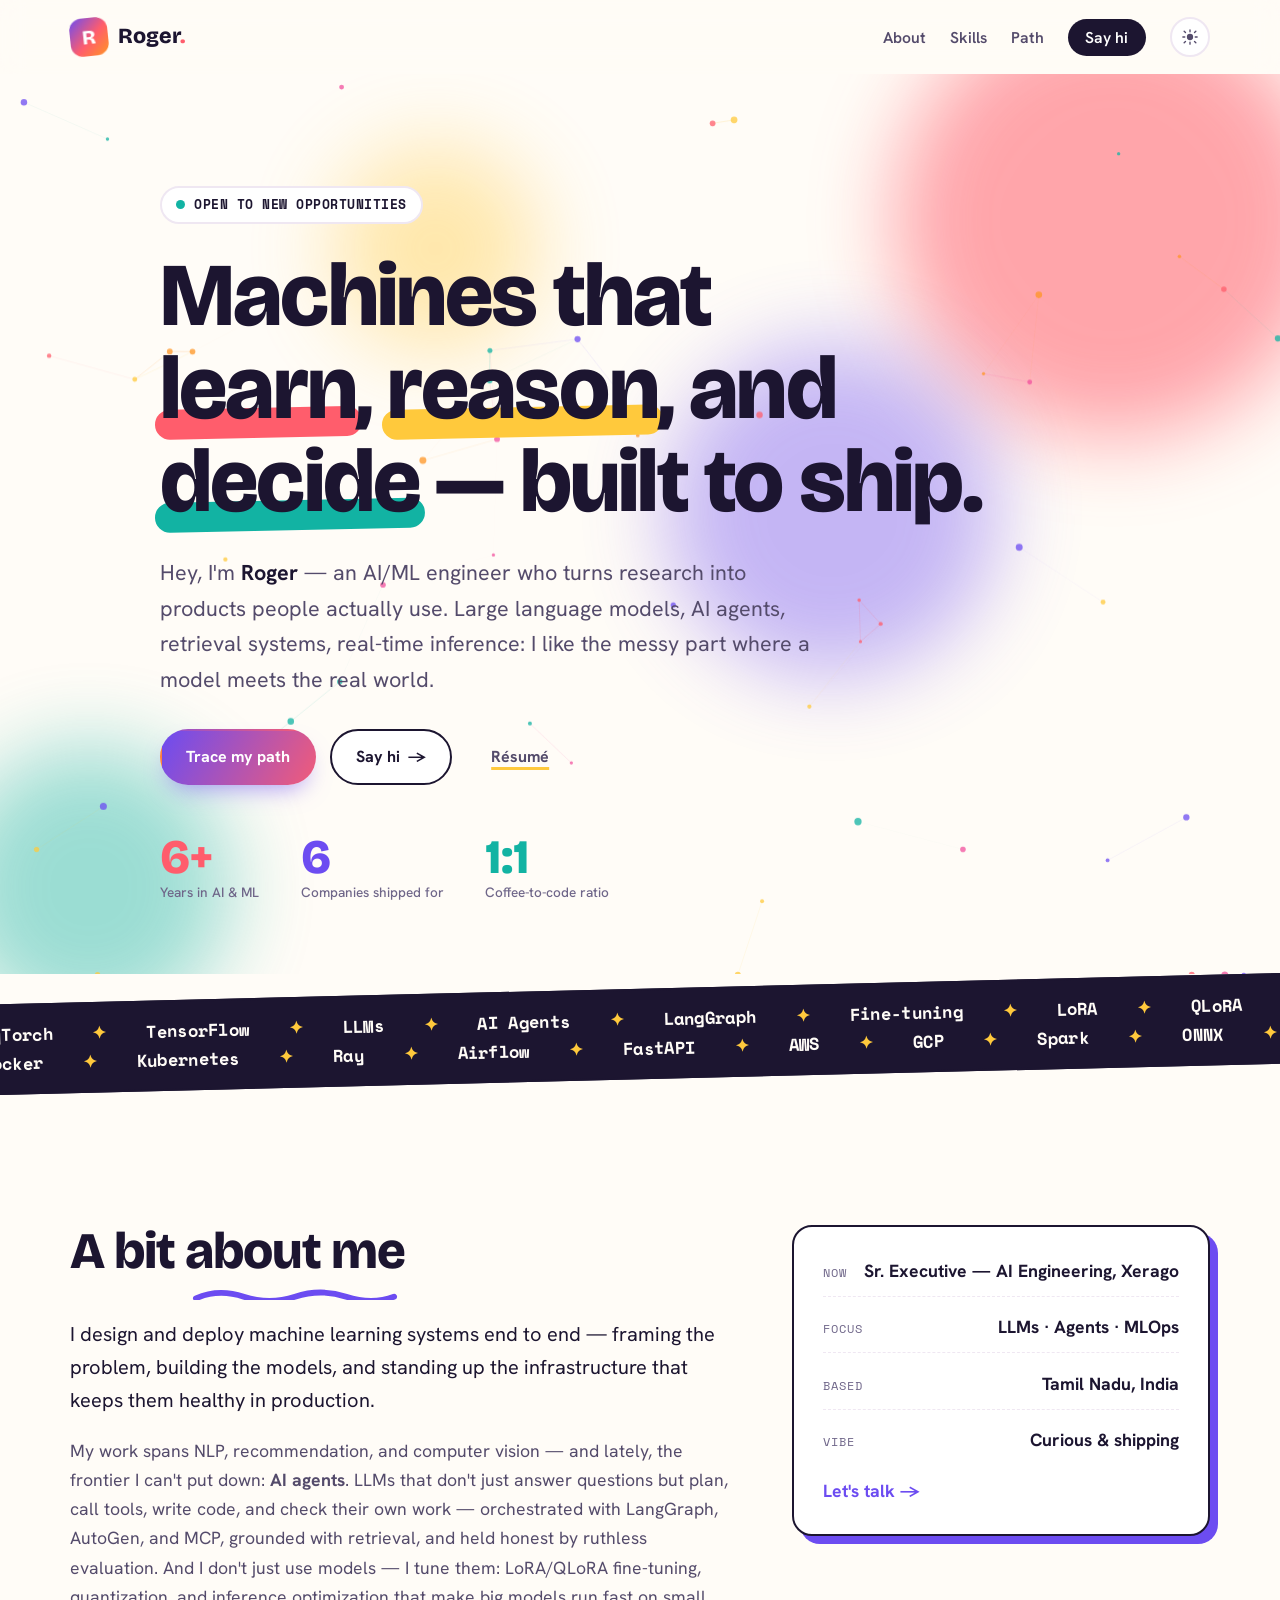
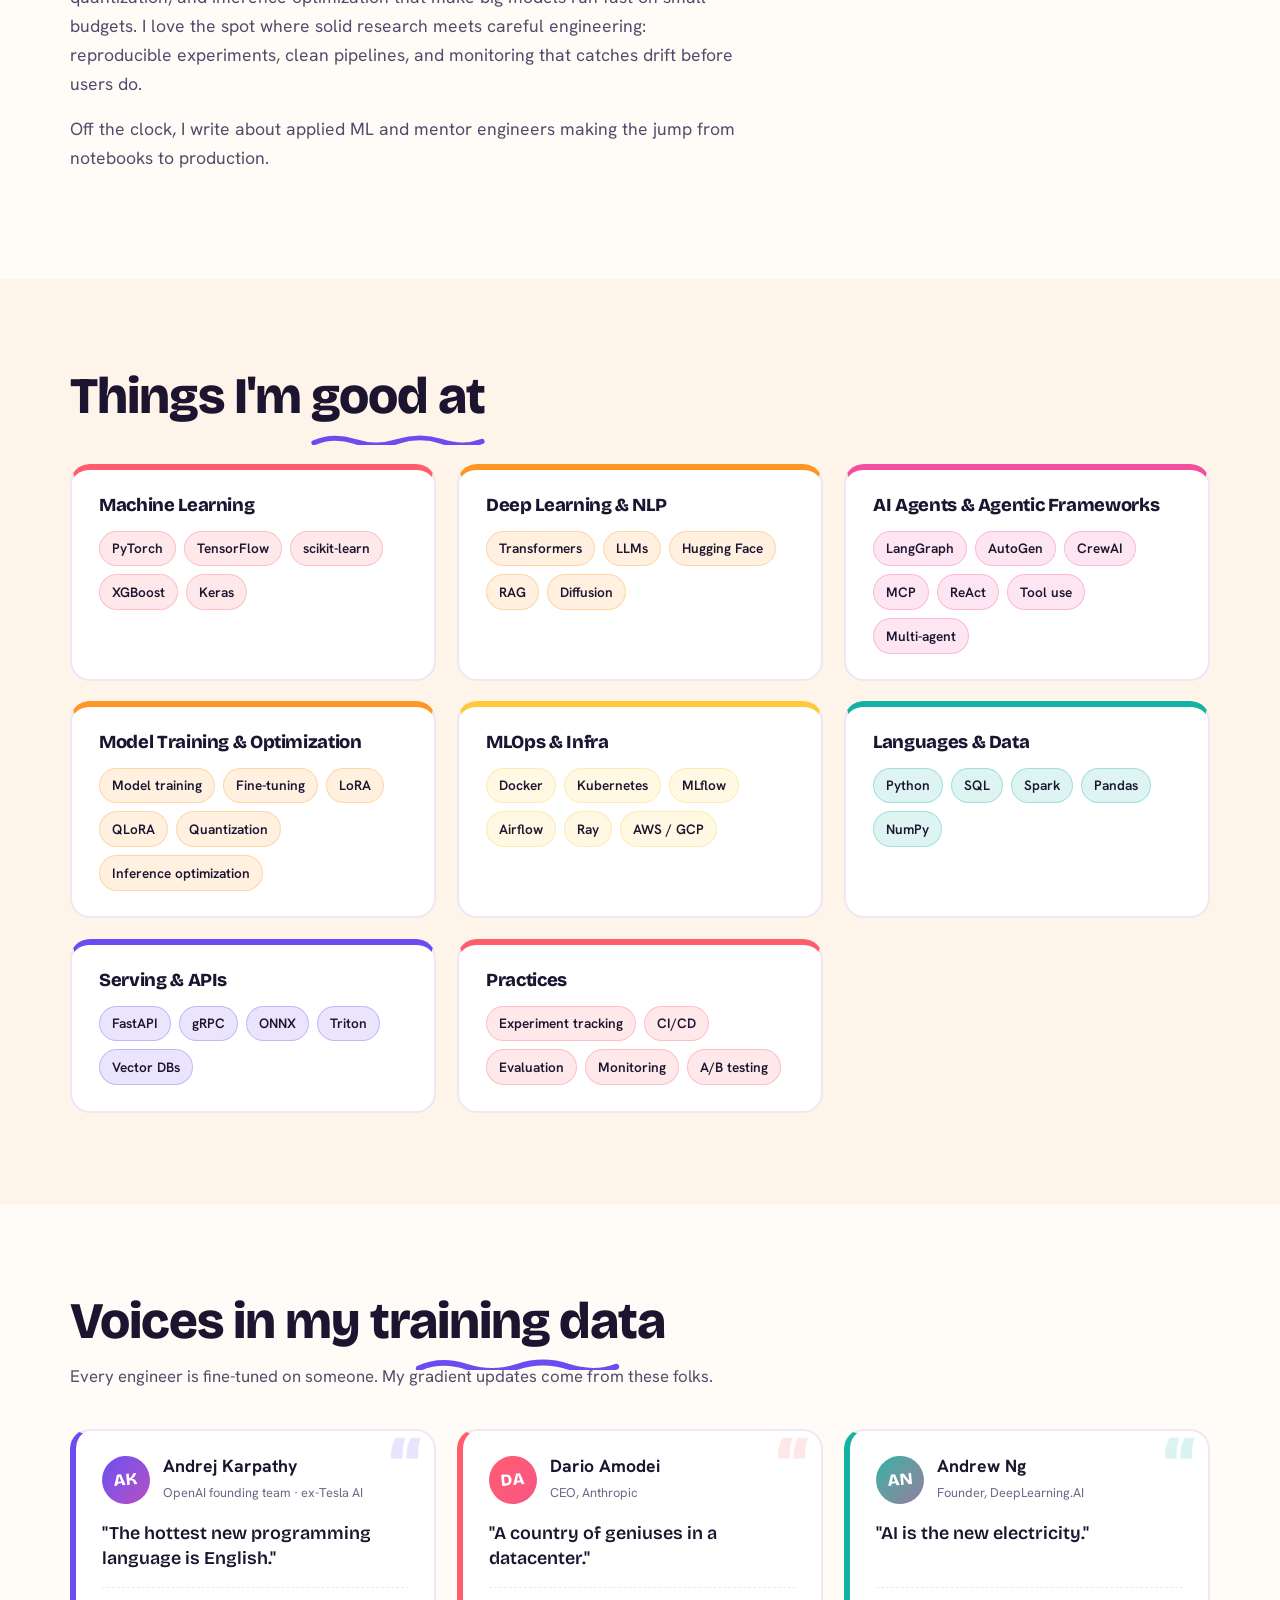
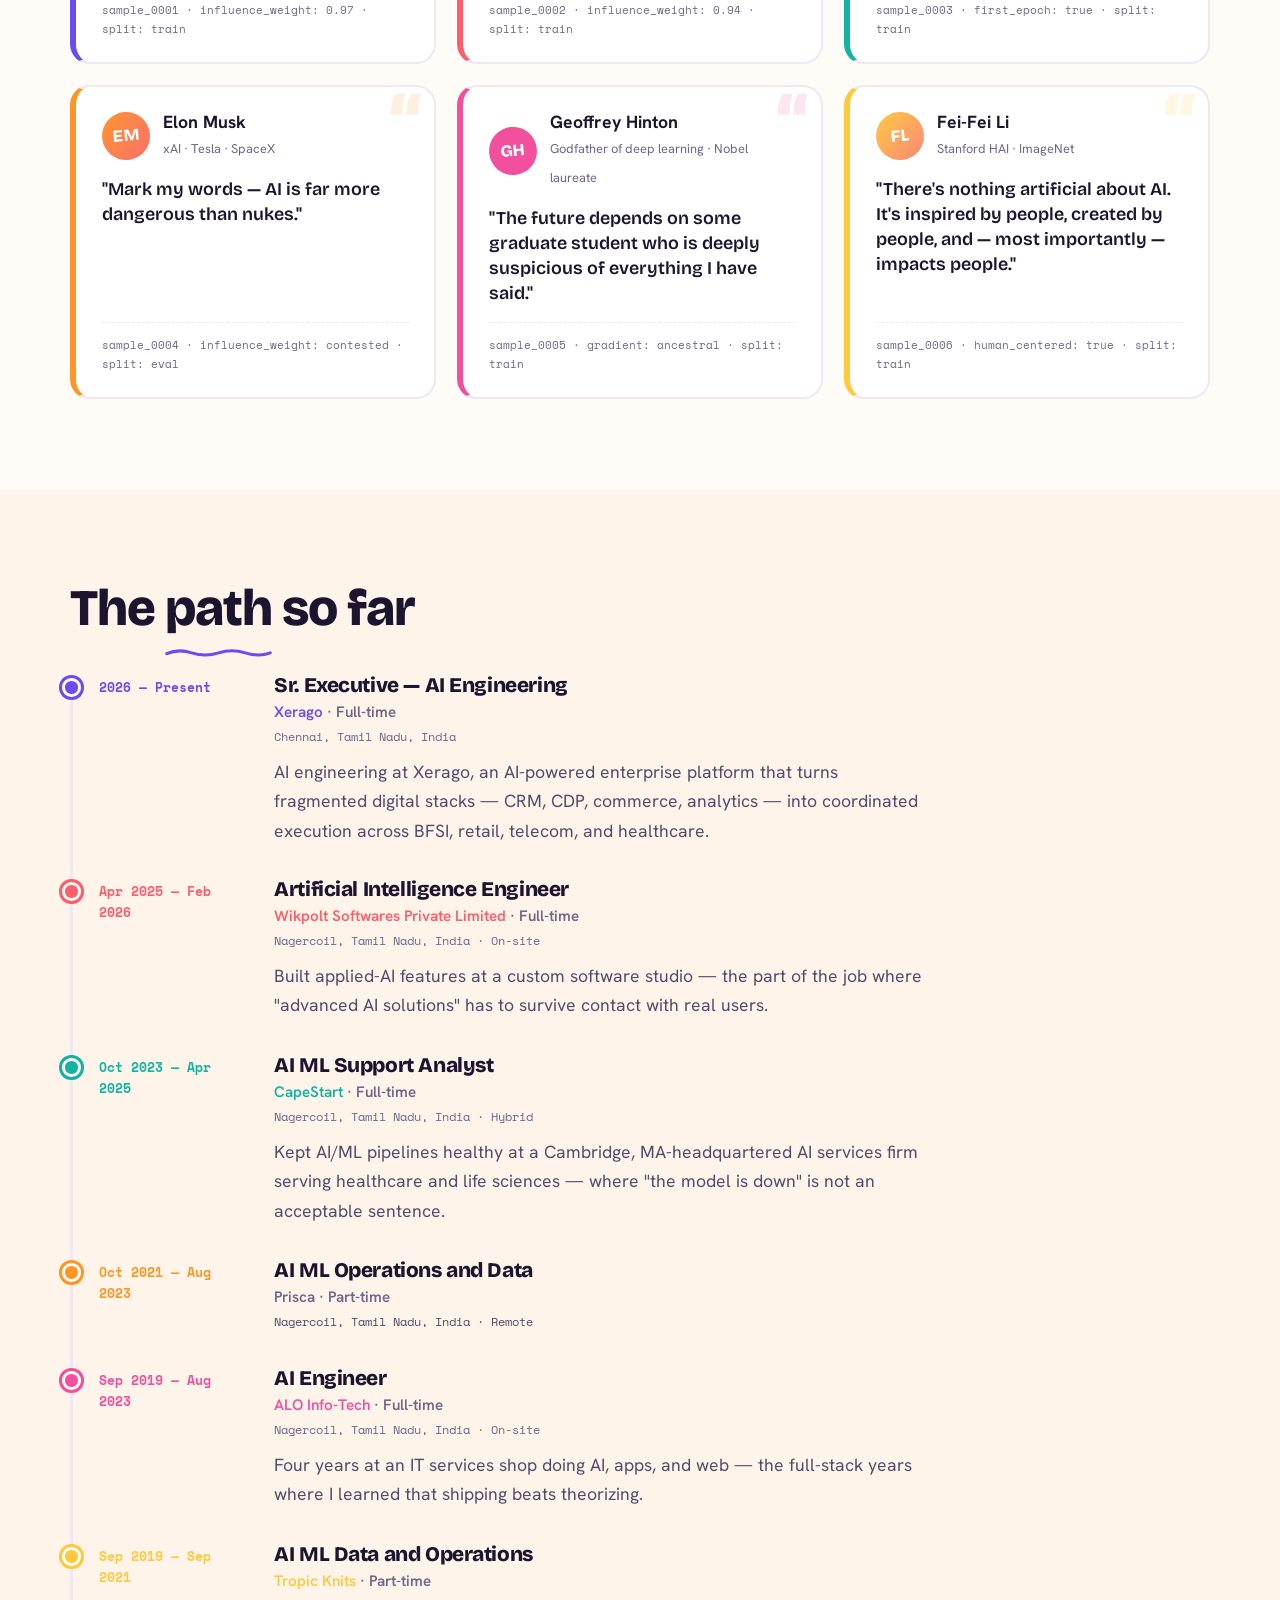
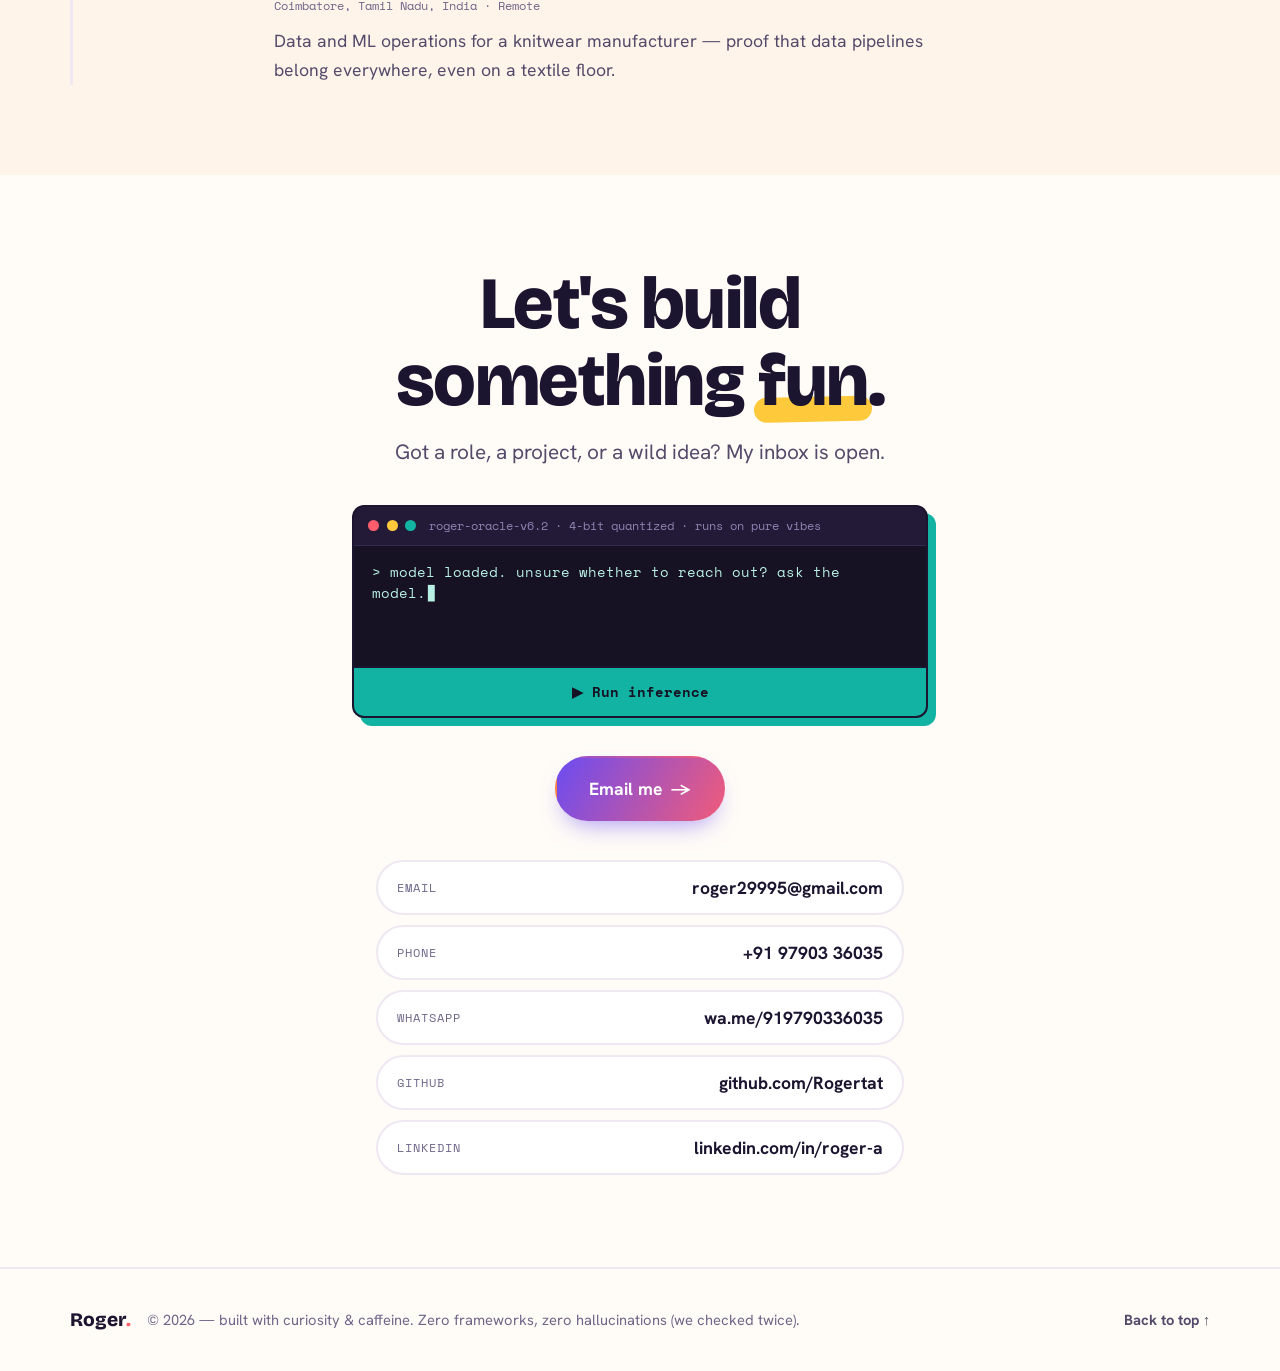
<file: index.html>
<!--
  Roger — AI/ML Engineer · Personal Portfolio  (Spectrum edition)
  ------------------------------------------------------------------
  Expressive, colorful, motion-forward. Single HTML file + styles.css + script.js.
  Everything you'll want to personalize is marked with  EDIT:  comments.
  See README.md for a customization checklist and deploy instructions.
-->
<!DOCTYPE html>
<html lang="en">
<head>
<meta charset="utf-8" />
<meta name="viewport" content="width=device-width, initial-scale=1" />
<title>Roger — AI/ML Engineer</title>
<meta name="description" content="Roger is an AI/ML Engineer building intelligent systems that learn, reason, and decide — from research notebooks to production." />
<meta name="author" content="Roger" />
<meta name="color-scheme" content="light dark" />

<!-- Open Graph / social preview (LinkedIn, WhatsApp, X pull these) -->
<meta property="og:type" content="website" />
<meta property="og:url" content="https://rogertat.github.io/VSCode/" />
<meta property="og:title" content="Roger — AI/ML Engineer" />
<meta property="og:description" content="AI/ML Engineer building intelligent systems that learn, reason, and decide." />
<meta property="og:image" content="https://rogertat.github.io/VSCode/assets/og-image.png" />
<meta name="twitter:card" content="summary_large_image" />
<meta name="twitter:image" content="https://rogertat.github.io/VSCode/assets/og-image.png" />

<link rel="icon" href="assets/favicon.svg" type="image/svg+xml" />
<link rel="stylesheet" href="styles.css" />

<!-- Fonts: expressive display (Bricolage Grotesque) + friendly body (Hanken Grotesk)
     + technical mono (Space Mono). Degrades to system fonts offline. -->
<link rel="preconnect" href="https://fonts.googleapis.com" />
<link rel="preconnect" href="https://fonts.gstatic.com" crossorigin />
<link href="https://fonts.googleapis.com/css2?family=Bricolage+Grotesque:opsz,wght@12..96,600;12..96,700;12..96,800&family=Hanken+Grotesk:wght@400;500;600;700&family=Space+Mono:wght@400;700&display=swap" rel="stylesheet" />

<script>
  (function () {
    var d = document.documentElement;
    d.classList.add("js");
    window.addEventListener("load", function () {
      setTimeout(function () { if (!window.__revealReady) d.classList.add("reveal-off"); }, 800);
    });
    try {
      var saved = localStorage.getItem("theme");
      var prefersDark = window.matchMedia("(prefers-color-scheme: dark)").matches;
      d.setAttribute("data-theme", saved || (prefersDark ? "dark" : "light"));
    } catch (e) { d.setAttribute("data-theme", "light"); }
  })();
</script>
</head>
<body>

<a class="skip-link" href="#main">Skip to content</a>

<!-- ============================= HEADER / NAV ============================= -->
<header class="site-header" id="top">
  <div class="wrap header-inner">
    <a class="brand" href="#top" aria-label="Roger — home">
      <span class="brand-mark" aria-hidden="true">R</span>
      <span class="brand-name">Roger<span class="brand-dot">.</span></span>
    </a>

    <nav class="nav" aria-label="Primary">
      <button class="nav-toggle" aria-expanded="false" aria-controls="nav-menu" aria-label="Open menu">
        <span class="nav-toggle-bar"></span>
      </button>
      <ul class="nav-menu" id="nav-menu">
        <li><a href="#about">About</a></li>
        <li><a href="#skills">Skills</a></li>
        <li><a href="#experience">Path</a></li>
        <li><a class="nav-cta" href="#contact">Say hi</a></li>
        <li>
          <button class="theme-toggle" type="button" aria-label="Toggle dark mode" title="Toggle theme">
            <svg class="icon-sun" width="18" height="18" viewBox="0 0 24 24" fill="none" aria-hidden="true"><circle cx="12" cy="12" r="4.2" fill="currentColor"/><g stroke="currentColor" stroke-width="1.8" stroke-linecap="round"><path d="M12 2.5v2.5M12 19v2.5M4.2 4.2l1.8 1.8M18 18l1.8 1.8M2.5 12H5M19 12h2.5M4.2 19.8 6 18M18 6l1.8-1.8"/></g></svg>
            <svg class="icon-moon" width="18" height="18" viewBox="0 0 24 24" fill="none" aria-hidden="true"><path d="M20 14.5A8 8 0 0 1 9.5 4a8 8 0 1 0 10.5 10.5Z" fill="currentColor"/></svg>
          </button>
        </li>
      </ul>
    </nav>
  </div>
</header>

<main id="main">
  <!-- ============================= HERO ============================= -->
  <section class="hero" aria-labelledby="hero-title">
    <!-- drifting organic shapes -->
    <div class="blobs" aria-hidden="true">
      <span class="blob blob-1"></span>
      <span class="blob blob-2"></span>
      <span class="blob blob-3"></span>
      <span class="blob blob-4"></span>
    </div>
    <!-- live neural net: neurons drift, link, chase your cursor; click to fire -->
    <canvas class="neural" aria-hidden="true"></canvas>

    <div class="wrap hero-inner">
      <p class="status reveal"><span class="status-dot" aria-hidden="true"></span> Open to new opportunities</p>
      <!-- EDIT: your headline. The <span class="hl"> words get the highlighter marker. -->
      <h1 class="hero-title reveal" id="hero-title">
        Machines that
        <span class="hl hl-1">learn</span>,
        <span class="hl hl-2">reason</span>,
        and <span class="hl hl-3">decide</span> —
        built to ship.
      </h1>
      <!-- EDIT: a two-sentence intro in your own voice -->
      <p class="hero-lead reveal">
        Hey, I'm <strong>Roger</strong> — an AI/ML engineer who turns research into products
        people actually use. Large language models, AI agents, retrieval systems, real-time
        inference: I like the messy part where a model meets the real world.
      </p>
      <div class="hero-actions reveal">
        <a class="btn btn-primary" href="#experience">Trace my path</a>
        <a class="btn btn-outline" href="#contact">Say hi <span aria-hidden="true">&rarr;</span></a>
        <button class="btn btn-text" type="button" data-print>Résumé</button>
      </div>

      <dl class="stats reveal" aria-label="At a glance">
        <div><dt>Years in AI &amp; ML</dt><dd class="num num-1">6+</dd></div>
        <div><dt>Companies shipped for</dt><dd class="num num-2">6</dd></div>
        <div><dt>Coffee-to-code ratio</dt><dd class="num num-3">1:1</dd></div>
      </dl>
    </div>
  </section>

  <!-- ============================= SKILLS MARQUEE ============================= -->
  <section class="marquee-wrap" aria-hidden="true">
    <div class="marquee">
      <div class="marquee-track">
        <span>PyTorch</span><span>TensorFlow</span><span>LLMs</span><span>AI Agents</span><span>LangGraph</span><span>Fine-tuning</span><span>LoRA</span><span>QLoRA</span><span>Quantization</span><span>Transformers</span><span>RAG</span><span>MCP</span><span>Hugging Face</span><span>AutoGen</span><span>Vector DBs</span><span>MLflow</span>
        <span>PyTorch</span><span>TensorFlow</span><span>LLMs</span><span>AI Agents</span><span>LangGraph</span><span>Fine-tuning</span><span>LoRA</span><span>QLoRA</span><span>Quantization</span><span>Transformers</span><span>RAG</span><span>MCP</span><span>Hugging Face</span><span>AutoGen</span><span>Vector DBs</span><span>MLflow</span>
      </div>
    </div>
    <div class="marquee marquee-reverse">
      <div class="marquee-track">
        <span>Docker</span><span>Kubernetes</span><span>Ray</span><span>Airflow</span><span>FastAPI</span><span>AWS</span><span>GCP</span><span>Spark</span><span>ONNX</span><span>Triton</span><span>Weights &amp; Biases</span>
        <span>Docker</span><span>Kubernetes</span><span>Ray</span><span>Airflow</span><span>FastAPI</span><span>AWS</span><span>GCP</span><span>Spark</span><span>ONNX</span><span>Triton</span><span>Weights &amp; Biases</span>
      </div>
    </div>
  </section>

  <!-- ============================= ABOUT ============================= -->
  <section class="section" id="about" aria-labelledby="about-title">
    <div class="wrap about-grid">
      <div class="about-body reveal">
        <h2 class="section-title" id="about-title">A bit <span class="squiggle">about me</span></h2>
        <!-- EDIT: two or three short paragraphs in your own voice -->
        <p class="lead">
          I design and deploy machine learning systems end to end — framing the problem,
          building the models, and standing up the infrastructure that keeps them healthy
          in production.
        </p>
        <p>
          My work spans NLP, recommendation, and computer vision — and lately, the frontier
          I can't put down: <strong>AI agents</strong>. LLMs that don't just answer questions
          but plan, call tools, write code, and check their own work — orchestrated with
          LangGraph, AutoGen, and MCP, grounded with retrieval, and held honest by ruthless
          evaluation. And I don't just use models — I tune them: LoRA/QLoRA fine-tuning,
          quantization, and inference optimization that make big models run fast on
          small budgets. I love the spot where solid research meets careful engineering:
          reproducible experiments, clean pipelines, and monitoring that catches drift
          before users do.
        </p>
        <p>
          Off the clock, I write about applied ML and mentor engineers making the jump from
          notebooks to production.
        </p>
      </div>
      <aside class="about-card reveal" aria-label="Quick facts">
        <ul class="facts">
          <li><span class="facts-k">Now</span><span class="facts-v">Sr. Executive — AI Engineering, Xerago</span></li>
          <li><span class="facts-k">Focus</span><span class="facts-v">LLMs · Agents · MLOps</span></li>
          <li><span class="facts-k">Based</span><span class="facts-v">Tamil Nadu, India</span></li>
          <li><span class="facts-k">Vibe</span><span class="facts-v">Curious &amp; shipping</span></li><!-- EDIT -->
        </ul>
        <a class="about-card-link" href="#contact">Let's talk <span aria-hidden="true">&rarr;</span></a>
      </aside>
    </div>
  </section>

  <!-- ============================= SKILLS ============================= -->
  <section class="section section-tint" id="skills" aria-labelledby="skills-title">
    <div class="wrap">
      <h2 class="section-title reveal">Things I'm <span class="squiggle">good at</span></h2>
      <!-- EDIT: adjust groups + tags to match your stack -->
      <div class="skills-grid">
        <article class="skill-card reveal" data-icon="🧠" style="--accent: var(--c1)">
          <h3>Machine Learning</h3>
          <ul class="chips"><li>PyTorch</li><li>TensorFlow</li><li>scikit-learn</li><li>XGBoost</li><li>Keras</li></ul>
        </article>
        <article class="skill-card reveal" data-icon="💬" style="--accent: var(--c2)">
          <h3>Deep Learning &amp; NLP</h3>
          <ul class="chips"><li>Transformers</li><li>LLMs</li><li>Hugging Face</li><li>RAG</li><li>Diffusion</li></ul>
        </article>
        <article class="skill-card reveal" data-icon="🤖" style="--accent: var(--c6)">
          <h3>AI Agents &amp; Agentic Frameworks</h3>
          <ul class="chips"><li>LangGraph</li><li>AutoGen</li><li>CrewAI</li><li>MCP</li><li>ReAct</li><li>Tool use</li><li>Multi-agent</li></ul>
        </article>
        <article class="skill-card reveal" data-icon="⚡" style="--accent: var(--c2)">
          <h3>Model Training &amp; Optimization</h3>
          <ul class="chips"><li>Model training</li><li>Fine-tuning</li><li>LoRA</li><li>QLoRA</li><li>Quantization</li><li>Inference optimization</li></ul>
        </article>
        <article class="skill-card reveal" data-icon="⚙️" style="--accent: var(--c3)">
          <h3>MLOps &amp; Infra</h3>
          <ul class="chips"><li>Docker</li><li>Kubernetes</li><li>MLflow</li><li>Airflow</li><li>Ray</li><li>AWS / GCP</li></ul>
        </article>
        <article class="skill-card reveal" data-icon="📊" style="--accent: var(--c4)">
          <h3>Languages &amp; Data</h3>
          <ul class="chips"><li>Python</li><li>SQL</li><li>Spark</li><li>Pandas</li><li>NumPy</li></ul>
        </article>
        <article class="skill-card reveal" data-icon="🚀" style="--accent: var(--c5)">
          <h3>Serving &amp; APIs</h3>
          <ul class="chips"><li>FastAPI</li><li>gRPC</li><li>ONNX</li><li>Triton</li><li>Vector DBs</li></ul>
        </article>
        <article class="skill-card reveal" data-icon="🧪" style="--accent: var(--c1)">
          <h3>Practices</h3>
          <ul class="chips"><li>Experiment tracking</li><li>CI/CD</li><li>Evaluation</li><li>Monitoring</li><li>A/B testing</li></ul>
        </article>
      </div>
    </div>
  </section>

  <!-- ============================= VOICES ============================= -->
  <section class="section" id="voices" aria-labelledby="voices-title">
    <div class="wrap">
      <h2 class="section-title reveal" id="voices-title">Voices in my <span class="squiggle">training data</span></h2>
      <p class="voices-sub reveal">Every engineer is fine-tuned on someone. My gradient updates come from these folks.</p>
      <div class="voices-grid">
        <figure class="voice-card reveal" style="--accent: var(--c5)">
          <figcaption class="voice-head">
            <span class="voice-avatar" aria-hidden="true">AK</span>
            <span><strong>Andrej Karpathy</strong><em>OpenAI founding team · ex-Tesla AI</em></span>
          </figcaption>
          <blockquote>"The hottest new programming language is English."</blockquote>
          <code class="voice-meta">sample_0001 · influence_weight: 0.97 · split: train</code>
        </figure>

        <figure class="voice-card reveal" style="--accent: var(--c1)">
          <figcaption class="voice-head">
            <span class="voice-avatar" aria-hidden="true">DA</span>
            <span><strong>Dario Amodei</strong><em>CEO, Anthropic</em></span>
          </figcaption>
          <blockquote>"A country of geniuses in a datacenter."</blockquote>
          <code class="voice-meta">sample_0002 · influence_weight: 0.94 · split: train</code>
        </figure>

        <figure class="voice-card reveal" style="--accent: var(--c4)">
          <figcaption class="voice-head">
            <span class="voice-avatar" aria-hidden="true">AN</span>
            <span><strong>Andrew Ng</strong><em>Founder, DeepLearning.AI</em></span>
          </figcaption>
          <blockquote>"AI is the new electricity."</blockquote>
          <code class="voice-meta">sample_0003 · first_epoch: true · split: train</code>
        </figure>

        <figure class="voice-card reveal" style="--accent: var(--c2)">
          <figcaption class="voice-head">
            <span class="voice-avatar" aria-hidden="true">EM</span>
            <span><strong>Elon Musk</strong><em>xAI · Tesla · SpaceX</em></span>
          </figcaption>
          <blockquote>"Mark my words — AI is far more dangerous than nukes."</blockquote>
          <code class="voice-meta">sample_0004 · influence_weight: contested · split: eval</code>
        </figure>

        <figure class="voice-card reveal" style="--accent: var(--c6)">
          <figcaption class="voice-head">
            <span class="voice-avatar" aria-hidden="true">GH</span>
            <span><strong>Geoffrey Hinton</strong><em>Godfather of deep learning · Nobel laureate</em></span>
          </figcaption>
          <blockquote>"The future depends on some graduate student who is deeply suspicious of everything I have said."</blockquote>
          <code class="voice-meta">sample_0005 · gradient: ancestral · split: train</code>
        </figure>

        <figure class="voice-card reveal" style="--accent: var(--c3)">
          <figcaption class="voice-head">
            <span class="voice-avatar" aria-hidden="true">FL</span>
            <span><strong>Fei-Fei Li</strong><em>Stanford HAI · ImageNet</em></span>
          </figcaption>
          <blockquote>"There's nothing artificial about AI. It's inspired by people, created by people, and — most importantly — impacts people."</blockquote>
          <code class="voice-meta">sample_0006 · human_centered: true · split: train</code>
        </figure>
      </div>
    </div>
  </section>

  <!-- ============================= EXPERIENCE ============================= -->
  <section class="section section-tint" id="experience" aria-labelledby="experience-title">
    <div class="wrap">
      <h2 class="section-title reveal">The <span class="squiggle">path</span> so far</h2>
      <!-- EDIT: add a line or two under any role describing what you built/achieved -->
      <ol class="timeline">
        <li class="timeline-item reveal" style="--accent: var(--c5)">
          <span class="timeline-dot" aria-hidden="true"></span>
          <span class="timeline-date">2026 — Present</span>
          <div class="timeline-body">
            <h3>Sr. Executive — AI Engineering</h3>
            <p class="timeline-org"><a href="https://www.xerago.ai/" rel="noopener" target="_blank">Xerago</a> · Full-time</p>
            <p class="timeline-loc">Chennai, Tamil Nadu, India</p>
            <p>AI engineering at Xerago, an AI-powered enterprise platform that turns
               fragmented digital stacks — CRM, CDP, commerce, analytics — into
               coordinated execution across BFSI, retail, telecom, and healthcare.</p>
          </div>
        </li>
        <li class="timeline-item reveal" style="--accent: var(--c1)">
          <span class="timeline-dot" aria-hidden="true"></span>
          <span class="timeline-date">Apr 2025 — Feb 2026</span>
          <div class="timeline-body">
            <h3>Artificial Intelligence Engineer</h3>
            <p class="timeline-org"><a href="https://wikpoltsoftwares.com/" rel="noopener" target="_blank">Wikpolt Softwares Private Limited</a> · Full-time</p>
            <p class="timeline-loc">Nagercoil, Tamil Nadu, India · On-site</p>
            <p>Built applied-AI features at a custom software studio — the part of the job
               where "advanced AI solutions" has to survive contact with real users.</p>
          </div>
        </li>
        <li class="timeline-item reveal" style="--accent: var(--c4)">
          <span class="timeline-dot" aria-hidden="true"></span>
          <span class="timeline-date">Oct 2023 — Apr 2025</span>
          <div class="timeline-body">
            <h3>AI ML Support Analyst</h3>
            <p class="timeline-org"><a href="https://capestart.com/" rel="noopener" target="_blank">CapeStart</a> · Full-time</p>
            <p class="timeline-loc">Nagercoil, Tamil Nadu, India · Hybrid</p>
            <p>Kept AI/ML pipelines healthy at a Cambridge, MA-headquartered AI services firm
               serving healthcare and life sciences — where "the model is down" is not an
               acceptable sentence.</p>
          </div>
        </li>
        <li class="timeline-item reveal" style="--accent: var(--c2)">
          <span class="timeline-dot" aria-hidden="true"></span>
          <span class="timeline-date">Oct 2021 — Aug 2023</span>
          <div class="timeline-body">
            <h3>AI ML Operations and Data</h3>
            <p class="timeline-org">Prisca · Part-time</p>
            <p class="timeline-loc">Nagercoil, Tamil Nadu, India · Remote</p>
          </div>
        </li>
        <li class="timeline-item reveal" style="--accent: var(--c6)">
          <span class="timeline-dot" aria-hidden="true"></span>
          <span class="timeline-date">Sep 2019 — Aug 2023</span>
          <div class="timeline-body">
            <h3>AI Engineer</h3>
            <p class="timeline-org"><a href="https://aloinfotech.in/" rel="noopener" target="_blank">ALO Info-Tech</a> · Full-time</p>
            <p class="timeline-loc">Nagercoil, Tamil Nadu, India · On-site</p>
            <p>Four years at an IT services shop doing AI, apps, and web — the full-stack
               years where I learned that shipping beats theorizing.</p>
          </div>
        </li>
        <li class="timeline-item reveal" style="--accent: var(--c3)">
          <span class="timeline-dot" aria-hidden="true"></span>
          <span class="timeline-date">Sep 2019 — Sep 2021</span>
          <div class="timeline-body">
            <h3>AI ML Data and Operations</h3>
            <p class="timeline-org"><a href="http://www.tropicknitsindia.com/about.html" rel="noopener" target="_blank">Tropic Knits</a> · Part-time</p>
            <p class="timeline-loc">Coimbatore, Tamil Nadu, India · Remote</p>
            <p>Data and ML operations for a knitwear manufacturer — proof that data
               pipelines belong everywhere, even on a textile floor.</p>
          </div>
        </li>
      </ol>
    </div>
  </section>

  <!-- ============================= CONTACT ============================= -->
  <section class="section contact" id="contact" aria-labelledby="contact-title">
    <div class="wrap contact-inner reveal">
      <h2 class="contact-title" id="contact-title">Let's build<br />something <span class="hl hl-2">fun</span>.</h2>
      <p class="contact-lead">Got a role, a project, or a wild idea? My inbox is open.</p>

      <!-- A tiny, extremely serious inference engine. -->
      <div class="oracle" role="group" aria-label="Should you reach out? Ask the model (a joke widget)">
        <div class="oracle-bar" aria-hidden="true">
          <span class="dot d1"></span><span class="dot d2"></span><span class="dot d3"></span>
          <code>roger-oracle-v6.2 · 4-bit quantized · runs on pure vibes</code>
        </div>
        <div class="oracle-screen" data-oracle-screen aria-live="polite">
          <p class="oracle-line">&gt; model loaded. unsure whether to reach out? ask the model.</p>
        </div>
        <button class="oracle-run" type="button" data-oracle>▶ Run inference</button>
      </div>
      <a class="btn btn-primary btn-lg" href="mailto:roger29995@gmail.com">Email me <span aria-hidden="true">&rarr;</span></a>
      <!-- EDIT: your contact details. Values are shown as text so they're always
           readable/copyable, and linked for devices with a mail/phone/WhatsApp app. -->
      <ul class="contact-list" aria-label="Contact details">
        <li><span class="ck">Email</span><a href="mailto:roger29995@gmail.com">roger29995@gmail.com</a></li>
        <li><span class="ck">Phone</span><a href="tel:+919790336035">+91&nbsp;97903&nbsp;36035</a></li>
        <li><span class="ck">WhatsApp</span><a href="https://wa.me/919790336035" rel="noopener" target="_blank">wa.me/919790336035</a></li>
        <li><span class="ck">GitHub</span><a href="https://github.com/Rogertat" rel="me noopener" target="_blank">github.com/Rogertat</a></li>
        <li><span class="ck">LinkedIn</span><a href="https://www.linkedin.com/in/roger-a-741a86173/" rel="me noopener" target="_blank">linkedin.com/in/roger-a</a></li>
      </ul>
    </div>
  </section>
</main>

<!-- ============================= FOOTER ============================= -->
<footer class="site-footer">
  <div class="wrap footer-inner">
    <span class="brand-name">Roger<span class="brand-dot">.</span></span>
    <p>&copy; <span data-year>2026</span> — built with curiosity &amp; caffeine. Zero frameworks, zero hallucinations (we checked twice).</p>
    <a href="#top" class="to-top">Back to top <span aria-hidden="true">&uarr;</span></a>
  </div>
</footer>

<script src="script.js"></script>
</body>
</html>
</file>
<file: styles.css>
/* ==========================================================================
   Roger — AI/ML Engineer · Portfolio  (Spectrum edition)
   Expressive & colorful: Bricolage Grotesque display, a vibrant spectrum,
   drifting shapes, a highlighter headline, and a scrolling tech marquee.
   Tokens live in :root; dark theme overrides under [data-theme="dark"].
   ========================================================================== */

:root {
  /* Ground + ink (light) — neutrals biased warm/indigo, not pure grey */
  --bg:         #fffcf7;
  --bg-tint:    #fff4ea;
  --surface:    #ffffff;
  --ink:        #1c1530;
  --ink-soft:   #544b6b;
  --ink-faint:  #6f6689;
  --line:       #efe7f2;

  /* Vibrant spectrum — the whole point */
  --c1: #ff5d6c;  /* coral    */
  --c2: #ff9524;  /* tangerine*/
  --c3: #ffc93c;  /* sunshine */
  --c4: #12b3a3;  /* teal     */
  --c5: #6c4cf1;  /* violet   */
  --c6: #f2509e;  /* pink     */

  /* Fonts */
  --font-display: "Bricolage Grotesque", "Trebuchet MS", "Segoe UI", system-ui, sans-serif;
  --font-body:    "Hanken Grotesk", -apple-system, BlinkMacSystemFont, "Segoe UI", Roboto, Helvetica, Arial, sans-serif;
  --font-mono:    "Space Mono", ui-monospace, SFMono-Regular, Menlo, Consolas, monospace;

  --wrap: 1140px;
  --radius: 20px;
  --radius-sm: 12px;
  --shadow-sm: 0 2px 10px -4px rgba(28, 21, 48, 0.18);
  --shadow: 0 18px 40px -22px rgba(28, 21, 48, 0.35);
  --ease: cubic-bezier(0.34, 1.56, 0.64, 1);
  --t: 240ms cubic-bezier(0.22, 1, 0.36, 1);
}

[data-theme="dark"] {
  --bg:         #131020;
  --bg-tint:    #1a1530;
  --surface:    #1d1733;
  --ink:        #f3efff;
  --ink-soft:   #c1b8db;
  --ink-faint:  #948bb0;
  --line:       #2d2647;
  --shadow-sm:  0 2px 12px -4px rgba(0, 0, 0, 0.55);
  --shadow:     0 22px 48px -24px rgba(0, 0, 0, 0.7);
}

/* --------------------------------------------------------------------------
   Base
   -------------------------------------------------------------------------- */
*, *::before, *::after { box-sizing: border-box; }

html { scroll-behavior: smooth; overflow-x: clip; }
@media (prefers-reduced-motion: reduce) { html { scroll-behavior: auto; } }

body {
  margin: 0;
  background: var(--bg);
  color: var(--ink);
  font-family: var(--font-body);
  font-size: clamp(1rem, 0.95rem + 0.25vw, 1.1rem);
  line-height: 1.65;
  -webkit-font-smoothing: antialiased;
  overflow-x: clip;
  transition: background var(--t), color var(--t);
}

h1, h2, h3 {
  font-family: var(--font-display);
  font-weight: 800;
  line-height: 1.04;
  letter-spacing: -0.02em;
  margin: 0;
}

p { margin: 0 0 1rem; }
a { color: inherit; }

.wrap { width: min(var(--wrap), 100% - 2.5rem); margin-inline: auto; }

.reveal { will-change: opacity, transform; }
html.js .reveal {
  opacity: 0;
  transform: translateY(26px);
  transition: opacity 0.7s ease, transform 0.7s var(--ease);
}
html.js .reveal.is-visible { opacity: 1; transform: none; }
html.reveal-off .reveal { opacity: 1 !important; transform: none !important; }

.skip-link {
  position: absolute; left: -999px; top: 0.5rem; z-index: 200;
  background: var(--ink); color: var(--bg);
  padding: 0.6rem 1rem; border-radius: var(--radius-sm); text-decoration: none;
}
.skip-link:focus { left: 0.75rem; }

:focus-visible { outline: 3px solid var(--c5); outline-offset: 3px; border-radius: 6px; }

/* --------------------------------------------------------------------------
   Header / Nav
   -------------------------------------------------------------------------- */
.site-header { position: sticky; top: 0; z-index: 100; }
.site-header::before {
  content: ""; position: absolute; inset: 0; z-index: -1;
  background: var(--bg);
  background: color-mix(in srgb, var(--bg) 78%, transparent);
  -webkit-backdrop-filter: blur(12px); backdrop-filter: blur(12px);
  border-bottom: 1px solid transparent;
  transition: background var(--t);
}
.site-header.is-scrolled::before { border-bottom-color: var(--line); }

.header-inner { display: flex; align-items: center; justify-content: space-between; min-height: 74px; }

.brand { display: inline-flex; align-items: center; gap: 0.6rem; text-decoration: none; }
.brand-mark {
  display: grid; place-items: center; width: 38px; height: 38px;
  font-family: var(--font-display); font-weight: 800; font-size: 1.25rem; color: #fff;
  background: linear-gradient(135deg, var(--c5), var(--c1) 55%, var(--c2));
  border-radius: 12px; transform: rotate(-6deg);
  transition: transform var(--t);
}
.brand:hover .brand-mark { transform: rotate(6deg) scale(1.05); }
.brand-name { font-family: var(--font-display); font-weight: 800; font-size: 1.35rem; }
.brand-dot { color: var(--c1); }

.nav { display: flex; align-items: center; }
.nav-menu { display: flex; align-items: center; gap: 1.5rem; list-style: none; margin: 0; padding: 0; }
.nav-menu a { text-decoration: none; color: var(--ink-soft); font-weight: 600; font-size: 0.98rem; transition: color var(--t); }
.nav-menu a:hover { color: var(--ink); }
.nav-cta {
  color: #fff !important;
  background: var(--ink);
  padding: 0.5rem 1.1rem; border-radius: 999px;
  transition: transform var(--t), background var(--t) !important;
}
[data-theme="dark"] .nav-cta { background: var(--c5); }
.nav-cta:hover { transform: translateY(-2px) rotate(-2deg); }

.theme-toggle {
  display: grid; place-items: center; width: 40px; height: 40px; padding: 0;
  border: 2px solid var(--line); background: var(--surface); color: var(--ink-soft);
  border-radius: 50%; cursor: pointer; transition: color var(--t), border-color var(--t), transform var(--t);
}
.theme-toggle:hover { color: var(--c5); border-color: var(--c5); transform: rotate(20deg); }
.theme-toggle .icon-moon { display: none; }
[data-theme="dark"] .theme-toggle .icon-sun { display: none; }
[data-theme="dark"] .theme-toggle .icon-moon { display: block; }
.nav-toggle { display: none; }

/* --------------------------------------------------------------------------
   Buttons
   -------------------------------------------------------------------------- */
.btn {
  display: inline-flex; align-items: center; gap: 0.5rem;
  font-family: var(--font-body); font-size: 1rem; font-weight: 700;
  padding: 0.8rem 1.5rem; border-radius: 999px; border: 2px solid transparent;
  text-decoration: none; cursor: pointer;
  transition: transform var(--t), box-shadow var(--t), background var(--t), color var(--t), border-color var(--t);
}
.btn:hover { transform: translateY(-3px) rotate(-1.5deg); }
.btn:active { transform: translateY(-1px); }
.btn-lg { padding: 1rem 2rem; font-size: 1.1rem; }

.btn-primary {
  color: #fff;
  background: linear-gradient(120deg, var(--c5), var(--c1) 70%, var(--c2));
  background-size: 160% 160%;
  box-shadow: 0 12px 24px -10px color-mix(in srgb, var(--c5) 60%, transparent);
}
.btn-primary:hover { box-shadow: 0 18px 34px -12px color-mix(in srgb, var(--c1) 60%, transparent); }

.btn-outline { color: var(--ink); background: var(--surface); border-color: var(--ink); }
.btn-outline:hover { border-color: var(--c5); color: var(--c5); }

.btn-text {
  color: var(--ink-soft); background: transparent; border-color: transparent;
  text-decoration: underline; text-decoration-color: var(--c3); text-decoration-thickness: 3px; text-underline-offset: 5px;
}
.btn-text:hover { color: var(--ink); transform: translateY(-2px); }

/* --------------------------------------------------------------------------
   Hero
   -------------------------------------------------------------------------- */
.hero { position: relative; overflow: hidden; padding: clamp(3rem, 2rem + 7vw, 7rem) 0 clamp(2.5rem, 2rem + 3vw, 4.5rem); }
.hero-inner { position: relative; z-index: 2; max-width: 60rem; }

.status {
  display: inline-flex; align-items: center; gap: 0.55rem;
  font-family: var(--font-mono); font-size: 0.8rem; font-weight: 700;
  letter-spacing: 0.04em; text-transform: uppercase; color: var(--ink);
  background: var(--surface); border: 2px solid var(--line);
  padding: 0.4rem 0.9rem; border-radius: 999px; margin: 0 0 1.6rem;
}
.status-dot { width: 9px; height: 9px; border-radius: 50%; background: var(--c4); box-shadow: 0 0 0 0 color-mix(in srgb, var(--c4) 70%, transparent); animation: pulse 2s infinite; }
@keyframes pulse { 0% { box-shadow: 0 0 0 0 color-mix(in srgb, var(--c4) 70%, transparent); } 70% { box-shadow: 0 0 0 10px transparent; } 100% { box-shadow: 0 0 0 0 transparent; } }

.hero-title {
  font-size: clamp(2.6rem, 1.3rem + 6.4vw, 5.6rem);
  margin-bottom: 1.6rem; text-wrap: balance;
}
/* highlighter marker — text stays full-contrast ink, colour sits behind it */
.hl { position: relative; white-space: nowrap; }
.hl::after {
  content: ""; position: absolute; left: -0.06em; right: -0.06em; bottom: 0.02em; height: 0.34em;
  background: var(--hl); border-radius: 0.3em; z-index: -1; transform: rotate(-1.2deg) scaleX(0);
  transform-origin: left center; transition: transform 0.6s var(--ease) 0.25s;
}
html:not(.js) .hl::after, .is-visible .hl::after, html.reveal-off .hl::after { transform: rotate(-1.2deg) scaleX(1); }
.hl-1 { --hl: var(--c1); }
.hl-2 { --hl: var(--c3); }
.hl-3 { --hl: var(--c4); }

.hero-lead { font-size: clamp(1.1rem, 1rem + 0.5vw, 1.35rem); color: var(--ink-soft); max-width: 42rem; margin-bottom: 2rem; }
.hero-lead strong { color: var(--ink); font-weight: 700; }
.hero-actions { display: flex; flex-wrap: wrap; gap: 0.85rem; align-items: center; margin-bottom: 3rem; }

.stats { display: flex; flex-wrap: wrap; gap: 2.6rem; margin: 0; }
.stats div { display: flex; flex-direction: column-reverse; }
.stats dt { font-size: 0.85rem; color: var(--ink-faint); font-weight: 500; }
.stats dd { margin: 0; font-family: var(--font-display); font-weight: 800; font-size: clamp(2.2rem, 1.6rem + 2vw, 3rem); line-height: 1; }
.num-1 { color: var(--c1); } .num-2 { color: var(--c5); } .num-3 { color: var(--c4); }

/* drifting organic shapes */
.blobs { position: absolute; inset: 0; z-index: 1; pointer-events: none; overflow: hidden; }
.blob { position: absolute; border-radius: 50%; filter: blur(42px); opacity: 0.55; }
.blob-1 { width: 34vw; height: 34vw; top: -8%; right: -4%; background: var(--c1); animation: drift 20s ease-in-out infinite; }
.blob-2 { width: 26vw; height: 26vw; top: 30%; right: 22%; background: var(--c5); opacity: 0.4; animation: drift 26s ease-in-out infinite reverse; }
.blob-3 { width: 22vw; height: 22vw; bottom: -6%; left: -4%; background: var(--c4); opacity: 0.42; animation: drift 23s ease-in-out infinite; }
.blob-4 { width: 16vw; height: 16vw; top: 8%; left: 26%; background: var(--c3); opacity: 0.4; animation: drift 30s ease-in-out infinite reverse; }
[data-theme="dark"] .blob { opacity: 0.4; }
@keyframes drift { 0%,100% { transform: translate(0,0) scale(1); } 33% { transform: translate(4%, 6%) scale(1.08); } 66% { transform: translate(-5%, -3%) scale(0.95); } }

/* live neural net canvas — sits above the blobs, below the copy */
.neural { position: absolute; inset: 0; z-index: 1; width: 100%; height: 100%; pointer-events: none; }

/* --------------------------------------------------------------------------
   Marquee
   -------------------------------------------------------------------------- */
.marquee-wrap { border-block: 2px solid var(--ink); background: var(--ink); color: var(--bg); padding: 0.9rem 0; transform: rotate(-1.4deg) scale(1.03); margin: 1rem 0 3.5rem; }
[data-theme="dark"] .marquee-wrap { background: var(--c5); color: #fff; border-color: var(--c5); }
.marquee { display: flex; overflow: hidden; user-select: none; }
.marquee-track { display: flex; flex-shrink: 0; gap: 2.4rem; padding-right: 2.4rem; white-space: nowrap; animation: scroll 32s linear infinite; }
.marquee-reverse .marquee-track { animation-direction: reverse; }
.marquee span { font-family: var(--font-mono); font-weight: 700; font-size: 1.05rem; display: inline-flex; align-items: center; gap: 2.4rem; }
.marquee span::after { content: "✦"; color: var(--c3); }
@keyframes scroll { to { transform: translateX(-50%); } }

/* --------------------------------------------------------------------------
   Sections
   -------------------------------------------------------------------------- */
.section { padding: clamp(3.5rem, 2.5rem + 4vw, 6rem) 0; }
.section-tint { background: var(--bg-tint); }
.section-title { font-size: clamp(2rem, 1.4rem + 2.6vw, 3.2rem); margin-bottom: 2.5rem; }

/* hand-drawn squiggle under emphasized words */
.squiggle {
  background-image: url("data:image/svg+xml,%3Csvg xmlns='http://www.w3.org/2000/svg' width='120' height='12' viewBox='0 0 120 12'%3E%3Cpath d='M2 8 Q 15 2 30 7 T 60 7 T 90 7 T 118 7' fill='none' stroke='%236c4cf1' stroke-width='3.5' stroke-linecap='round'/%3E%3C/svg%3E");
  background-repeat: no-repeat; background-position: left bottom -0.1em; background-size: 100% 0.4em; padding-bottom: 0.35em;
}

.lead { font-size: 1.25rem; color: var(--ink); }

/* --------------------------------------------------------------------------
   About
   -------------------------------------------------------------------------- */
.about-grid { display: grid; grid-template-columns: 1.6fr 1fr; gap: clamp(1.5rem, 1rem + 3vw, 3.5rem); align-items: start; }
.about-body p { color: var(--ink-soft); }
.about-body .lead { color: var(--ink); margin-bottom: 1.2rem; }
.about-card {
  background: var(--surface); border: 2px solid var(--ink); border-radius: var(--radius);
  padding: 1.8rem; box-shadow: 8px 8px 0 var(--c5); position: sticky; top: 100px;
}
[data-theme="dark"] .about-card { box-shadow: 8px 8px 0 var(--c5); }
.facts { list-style: none; margin: 0 0 1.4rem; padding: 0; display: grid; gap: 0.95rem; }
.facts li { display: flex; justify-content: space-between; gap: 1rem; align-items: baseline; border-bottom: 1px dashed var(--line); padding-bottom: 0.7rem; }
.facts li:last-child { border-bottom: 0; padding-bottom: 0; }
.facts-k { font-family: var(--font-mono); font-size: 0.75rem; text-transform: uppercase; letter-spacing: 0.08em; color: var(--ink-faint); }
.facts-v { font-weight: 700; color: var(--ink); text-align: right; }
.about-card-link { font-weight: 700; color: var(--c5); text-decoration: none; }
.about-card-link:hover { text-decoration: underline; text-underline-offset: 4px; }

/* --------------------------------------------------------------------------
   Skills
   -------------------------------------------------------------------------- */
.skills-grid { display: grid; grid-template-columns: repeat(auto-fit, minmax(min(100%, 270px), 1fr)); gap: 1.3rem; }
.skill-card {
  position: relative; overflow: hidden;
  background: var(--surface); border: 2px solid var(--line); border-radius: var(--radius);
  padding: 1.6rem 1.7rem; transition: transform var(--t), box-shadow var(--t), border-color var(--t);
  border-top: 6px solid var(--accent);
}
.skill-card:hover { transform: translateY(-6px) rotate(-0.8deg); box-shadow: var(--shadow); border-color: var(--accent); }
/* big emoji watermark that swings into view on hover */
.skill-card::after {
  content: attr(data-icon);
  position: absolute; right: -0.4rem; bottom: -0.9rem;
  font-family: "Apple Color Emoji", "Segoe UI Emoji", "Noto Color Emoji", sans-serif;
  font-size: 4.6rem; line-height: 1; opacity: 0.08;
  transform: rotate(-14deg) scale(0.9);
  transition: transform var(--t), opacity var(--t);
  pointer-events: none;
}
.skill-card:hover::after { opacity: 0.2; transform: rotate(4deg) scale(1.12); }
.skill-card h3 { font-size: 1.15rem; margin-bottom: 1rem; }
.chips { display: flex; flex-wrap: wrap; gap: 0.5rem; list-style: none; margin: 0; padding: 0; }
.chips li {
  font-size: 0.85rem; font-weight: 600; padding: 0.35rem 0.75rem; border-radius: 999px;
  background: color-mix(in srgb, var(--accent, var(--c5)) 14%, transparent);
  color: var(--ink); border: 1.5px solid color-mix(in srgb, var(--accent, var(--c5)) 30%, transparent);
}
.chips.mono li { font-family: var(--font-mono); font-size: 0.78rem; }

/* --------------------------------------------------------------------------
   Projects
   -------------------------------------------------------------------------- */
.projects-grid { display: grid; grid-template-columns: repeat(auto-fit, minmax(min(100%, 330px), 1fr)); gap: 1.5rem; }
.project-card {
  display: flex; flex-direction: column; position: relative; overflow: hidden;
  background: var(--surface); border: 2px solid var(--ink); border-radius: var(--radius);
  padding: 1.9rem; transition: transform var(--t), box-shadow var(--t);
}
.project-card::before { content: ""; position: absolute; top: 0; left: 0; right: 0; height: 8px; background: var(--accent); }
.project-card:hover { transform: translateY(-8px); box-shadow: 12px 14px 0 var(--accent); }
.project-top { display: flex; align-items: center; justify-content: space-between; margin: 0.4rem 0 0.6rem; }
.project-num { font-family: var(--font-mono); font-weight: 700; font-size: 0.95rem; color: var(--accent); }
.project-year { font-family: var(--font-mono); font-size: 0.78rem; color: var(--ink-faint); }
.project-card h3 { font-size: 1.5rem; margin-bottom: 0.7rem; }
.project-card > p { color: var(--ink-soft); flex: 1; }
.project-card .chips { margin: 0.4rem 0 1.4rem; }
.project-links { display: flex; gap: 0.7rem; }
.project-links a {
  font-weight: 700; font-size: 0.9rem; text-decoration: none; color: var(--ink);
  padding: 0.45rem 1rem; border-radius: 999px; border: 2px solid var(--ink);
  transition: background var(--t), color var(--t);
}
.project-links a:hover { background: var(--accent); border-color: var(--accent); color: #fff; }

/* --------------------------------------------------------------------------
   Voices — famous AI figures as dataset records
   -------------------------------------------------------------------------- */
.voices-sub { margin: -1.6rem 0 2.4rem; color: var(--ink-soft); font-size: 1.05rem; }
.voices-grid {
  display: grid;
  grid-template-columns: repeat(auto-fit, minmax(min(100%, 310px), 1fr));
  gap: 1.3rem;
}
.voice-card {
  position: relative; margin: 0; display: flex; flex-direction: column; gap: 1rem;
  background: var(--surface); border: 2px solid var(--line); border-left: 6px solid var(--accent);
  border-radius: var(--radius); padding: 1.5rem 1.6rem;
  transition: transform var(--t), box-shadow var(--t), border-color var(--t);
}
.voice-card::before {
  content: "\201C";
  position: absolute; top: -0.2rem; right: 0.8rem;
  font-family: var(--font-display); font-weight: 800; font-size: 5rem; line-height: 1;
  color: var(--accent); opacity: 0.15;
  transition: opacity var(--t), transform var(--t);
  pointer-events: none;
}
.voice-card:hover { transform: translateY(-6px) rotate(0.8deg); box-shadow: var(--shadow); border-color: var(--accent); }
.voice-card:hover::before { opacity: 0.4; transform: rotate(8deg) scale(1.15); }
.voice-head { display: flex; align-items: center; gap: 0.85rem; }
.voice-avatar {
  display: grid; place-items: center; flex-shrink: 0;
  width: 48px; height: 48px; border-radius: 50%;
  font-family: var(--font-display); font-weight: 800; font-size: 1.05rem; color: #fff;
  background: linear-gradient(135deg, var(--accent), color-mix(in srgb, var(--accent) 45%, var(--c6)));
  transform: rotate(-5deg);
  transition: transform var(--t);
}
.voice-card:hover .voice-avatar { transform: rotate(5deg) scale(1.12); }
.voice-head strong { display: block; line-height: 1.2; }
.voice-head em { font-style: normal; font-size: 0.8rem; color: var(--ink-faint); }
.voice-card blockquote {
  margin: 0; flex: 1;
  font-family: var(--font-display); font-weight: 600;
  font-size: 1.12rem; line-height: 1.4; color: var(--ink);
}
.voice-meta {
  font-family: var(--font-mono); font-size: 0.7rem; color: var(--ink-faint);
  border-top: 1px dashed var(--line); padding-top: 0.8rem;
}

/* --------------------------------------------------------------------------
   Timeline
   -------------------------------------------------------------------------- */
.timeline { list-style: none; margin: 0; padding: 0; max-width: 54rem; }
.timeline-item { position: relative; display: grid; grid-template-columns: 150px 1fr; gap: 1.6rem; padding: 0 0 2.2rem 1.6rem; border-left: 3px solid var(--line); }
.timeline-item:last-child { padding-bottom: 0; }
.timeline-dot { position: absolute; left: -0.68rem; top: 0.2rem; width: 1.15rem; height: 1.15rem; border-radius: 50%; background: var(--accent); border: 3px solid var(--bg); box-shadow: 0 0 0 3px var(--accent); }
.timeline-date { font-family: var(--font-mono); font-size: 0.82rem; font-weight: 700; color: var(--accent); padding-top: 0.1rem; }
.timeline-body h3 { font-size: 1.3rem; margin-bottom: 0.2rem; }
.timeline-org { color: var(--ink-faint); font-weight: 600; font-size: 0.95rem; margin-bottom: 0.15rem; }
.timeline-org a { color: var(--accent); text-decoration: none; }
.timeline-org a:hover { text-decoration: underline; text-underline-offset: 3px; }
.timeline-loc { font-family: var(--font-mono); font-size: 0.78rem; color: var(--ink-faint); margin-bottom: 0.6rem; }
.timeline-body > p:last-child { color: var(--ink-soft); margin: 0; }

/* --------------------------------------------------------------------------
   Contact
   -------------------------------------------------------------------------- */
.contact { text-align: center; }
.contact-inner { max-width: 46rem; margin-inline: auto; }
.contact-title { font-size: clamp(2.4rem, 1.6rem + 4vw, 4.6rem); margin-bottom: 1rem; }
.contact-lead { font-size: 1.3rem; color: var(--ink-soft); margin: 0 auto 2.2rem; max-width: 34rem; }
.socials { display: flex; justify-content: center; flex-wrap: wrap; gap: 1.8rem; list-style: none; margin: 2.6rem 0 0; padding: 0; }
.socials a { color: var(--ink-soft); text-decoration: none; font-weight: 700; }
.socials a:hover { color: var(--c5); }

/* --- the oracle: a tiny, extremely serious inference engine ------------- */
.oracle {
  max-width: 36rem; margin: 0 auto 2.4rem; text-align: left;
  border: 2px solid var(--ink); border-radius: var(--radius-sm);
  background: #171223; box-shadow: 8px 8px 0 var(--c4); overflow: hidden;
}
.oracle-bar {
  display: flex; align-items: center; gap: 0.45rem;
  padding: 0.6rem 0.9rem; background: #221a36; border-bottom: 1px solid #322a4d;
}
.oracle-bar .dot { width: 11px; height: 11px; border-radius: 50%; }
.dot.d1 { background: var(--c1); } .dot.d2 { background: var(--c3); } .dot.d3 { background: var(--c4); }
.oracle-bar code { font-family: var(--font-mono); font-size: 0.72rem; color: #8f84b3; margin-left: 0.4rem; }
.oracle-screen { padding: 1rem 1.1rem 0.6rem; min-height: 7.5rem; }
.oracle-line {
  font-family: var(--font-mono); font-size: 0.85rem; line-height: 1.55;
  color: #b9f0e4; margin: 0 0 0.35rem; overflow-wrap: anywhere;
}
.oracle-line.verdict { color: #ffd166; font-weight: 700; }
.oracle-screen .oracle-line:last-child::after { content: "▋"; margin-left: 2px; animation: blink 1s steps(1) infinite; }
@keyframes blink { 50% { opacity: 0; } }
.oracle-run {
  display: block; width: 100%; padding: 0.85rem 1rem;
  font-family: var(--font-mono); font-weight: 700; font-size: 0.9rem;
  color: #171223; background: var(--c4); border: 0; border-top: 2px solid var(--ink);
  cursor: pointer; transition: background var(--t), letter-spacing var(--t);
}
.oracle-run:hover:not(:disabled) { background: var(--c3); letter-spacing: 0.06em; }
.oracle-run:disabled { background: #4b4368; color: #b3abd1; cursor: wait; }

.contact-list { list-style: none; margin: 2.4rem auto 0; padding: 0; display: grid; gap: 0.6rem; max-width: 33rem; text-align: left; }
.contact-list li {
  display: flex; align-items: center; justify-content: space-between; gap: 1rem;
  padding: 0.7rem 1.2rem; border: 2px solid var(--line); border-radius: 999px;
  background: var(--surface); transition: border-color var(--t), transform var(--t);
}
.contact-list li:hover { border-color: var(--c5); transform: translateX(4px); }
.ck { font-family: var(--font-mono); font-size: 0.72rem; text-transform: uppercase; letter-spacing: 0.08em; color: var(--ink-faint); flex-shrink: 0; }
.contact-list a { font-weight: 700; color: var(--ink); text-decoration: none; text-align: right; word-break: break-word; }
.contact-list a:hover { color: var(--c5); }

/* --------------------------------------------------------------------------
   Footer
   -------------------------------------------------------------------------- */
.site-footer { border-top: 2px solid var(--line); padding: 2.2rem 0; }
.footer-inner { display: flex; align-items: center; gap: 1rem; flex-wrap: wrap; }
.footer-inner .brand-name { font-size: 1.2rem; }
.footer-inner p { margin: 0; color: var(--ink-faint); font-size: 0.92rem; }
.to-top { margin-left: auto; color: var(--ink-soft); text-decoration: none; font-weight: 700; font-size: 0.92rem; }
.to-top:hover { color: var(--c5); }

/* --------------------------------------------------------------------------
   Responsive
   -------------------------------------------------------------------------- */
@media (max-width: 860px) {
  .about-grid { grid-template-columns: 1fr; }
  .about-card { position: static; }
}
@media (max-width: 760px) {
  .timeline-item { grid-template-columns: 1fr; gap: 0.35rem; }

  .nav-toggle {
    display: inline-grid; place-items: center; width: 44px; height: 44px;
    background: transparent; border: 2px solid var(--line); border-radius: 12px; cursor: pointer; z-index: 120;
  }
  .nav-toggle-bar, .nav-toggle-bar::before, .nav-toggle-bar::after {
    content: ""; display: block; width: 20px; height: 2.5px; background: var(--ink); border-radius: 2px;
    transition: transform var(--t), opacity var(--t);
  }
  .nav-toggle-bar::before { transform: translateY(-6px); }
  .nav-toggle-bar::after { transform: translateY(3.5px); }
  .nav-toggle[aria-expanded="true"] .nav-toggle-bar { background: transparent; }
  .nav-toggle[aria-expanded="true"] .nav-toggle-bar::before { transform: rotate(45deg); }
  .nav-toggle[aria-expanded="true"] .nav-toggle-bar::after { transform: rotate(-45deg); }

  .nav-menu {
    position: fixed; inset: 0 0 0 auto; width: min(320px, 82vw);
    flex-direction: column; align-items: flex-start; justify-content: flex-start;
    gap: 1.4rem; padding: 6rem 2.2rem 2.2rem; overflow-y: auto; overscroll-behavior: contain;
    background: var(--surface); border-left: 2px solid var(--line); box-shadow: var(--shadow);
    transform: translateX(105%); visibility: hidden;
    transition: transform var(--t), visibility 0s linear var(--t);
  }
  .nav-menu.is-open { transform: translateX(0); visibility: visible; transition: transform var(--t), visibility 0s; }
  .nav-menu a { font-size: 1.2rem; padding: 0.5rem 0; display: block; }
  .nav-cta { padding: 0.6rem 1.2rem; }
}
@media (max-width: 480px) {
  .stats { gap: 1.6rem; }
  .marquee span { font-size: 0.95rem; }
}

/* --------------------------------------------------------------------------
   Reduced motion — honor the system preference
   -------------------------------------------------------------------------- */
@media (prefers-reduced-motion: reduce) {
  *, *::before, *::after { animation-duration: 0.001ms !important; animation-iteration-count: 1 !important; transition-duration: 0.001ms !important; }
  .btn:hover, .skill-card:hover, .project-card:hover { transform: none !important; }
  .marquee-track { animation: none !important; }
  .blob { animation: none !important; }
  .hl::after { transform: rotate(-1.2deg) scaleX(1) !important; }
}

/* --------------------------------------------------------------------------
   Print → clean résumé
   -------------------------------------------------------------------------- */
@media print {
  :root { --bg: #fff; --bg-tint: #fff; --surface: #fff; --ink: #000; --ink-soft: #222; --line: #ccc; }
  .site-header, .hero-actions, .theme-toggle, .nav-toggle, .blobs, .marquee-wrap, .to-top, .socials { display: none !important; }
  body { font-size: 11pt; }
  .hero { padding: 0 0 1rem; }
  .section { padding: 0.8rem 0; break-inside: avoid; }
  .reveal { opacity: 1 !important; transform: none !important; }
  .about-card, .skill-card, .project-card { box-shadow: none !important; border: 1px solid #ddd; break-inside: avoid; }
  a { color: #000; text-decoration: none; }
  .wrap { width: 100%; }
}
</file>
